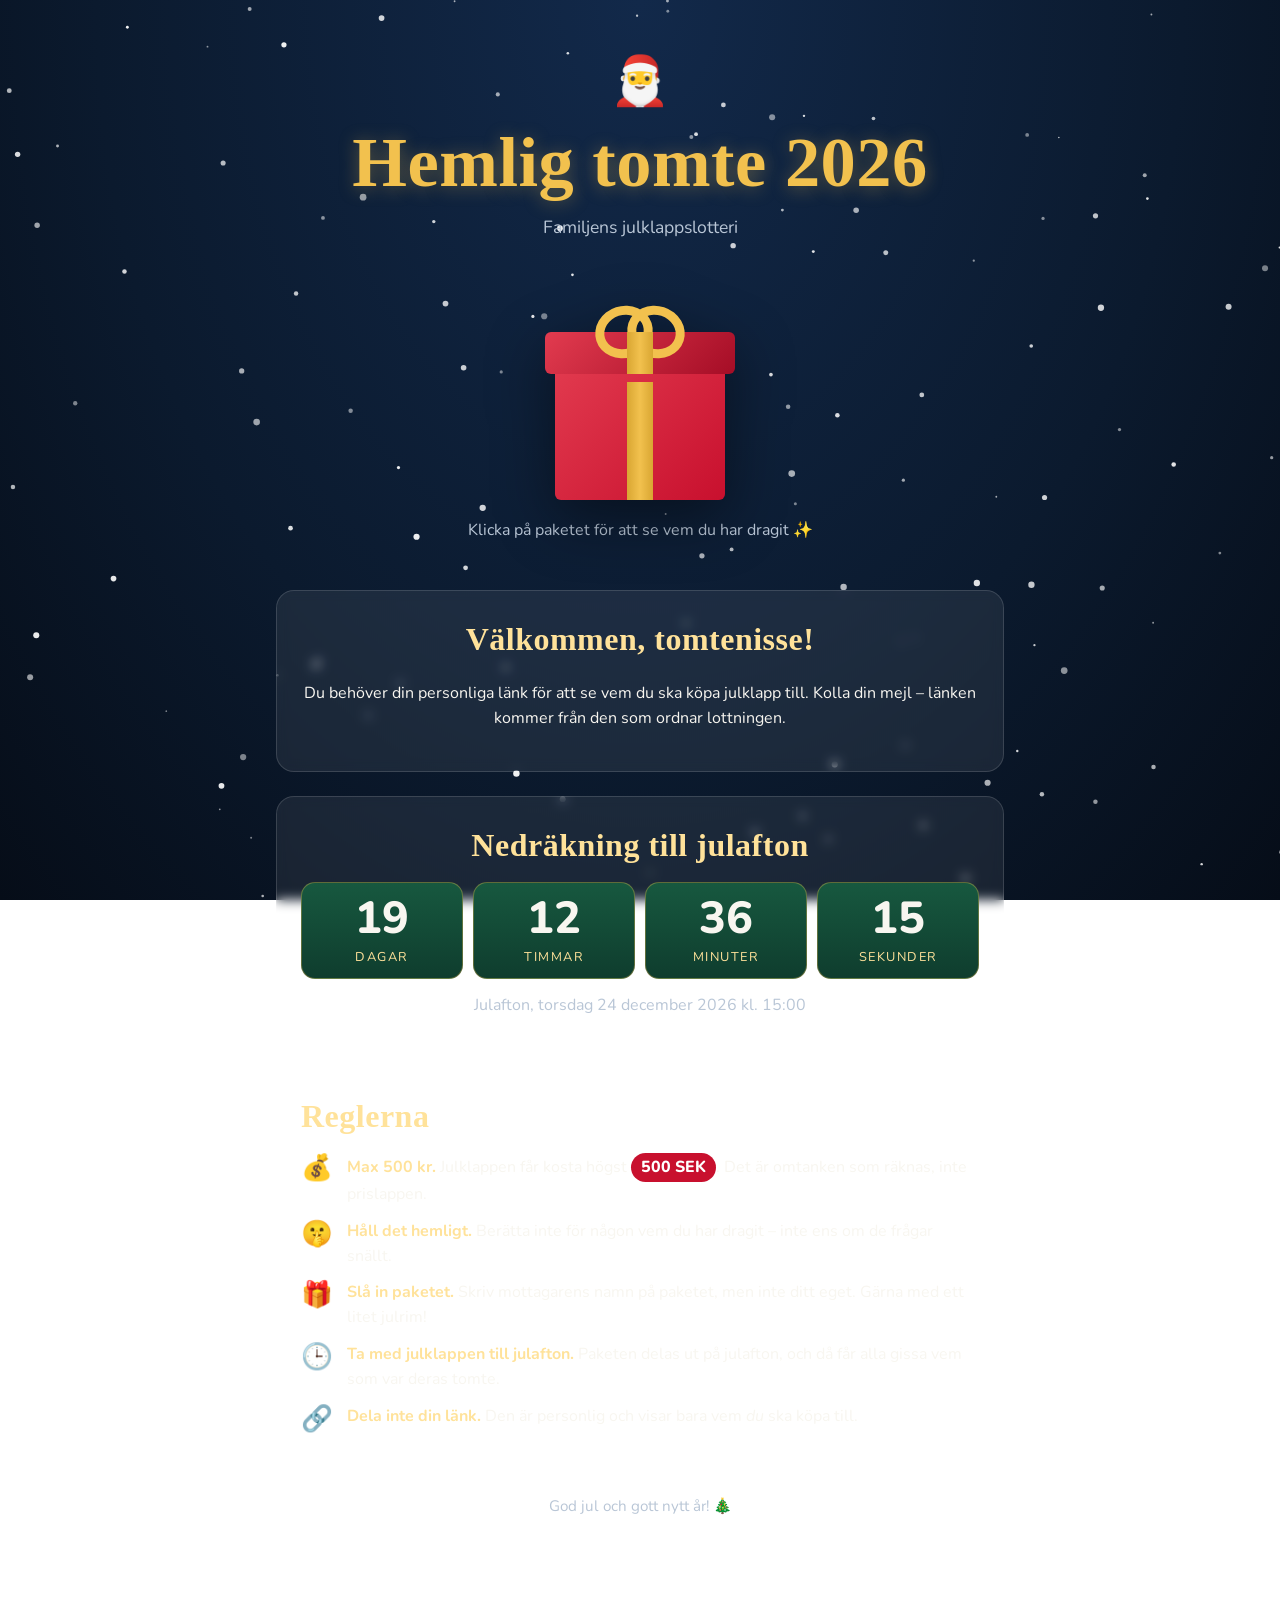
<file: index.html>
<!doctype html>
<html lang="sv">
<head>
  <meta charset="utf-8">
  <meta name="viewport" content="width=device-width, initial-scale=1">
  <meta name="referrer" content="no-referrer">
  <title>Hemlig tomte</title>
  <link rel="icon" href="data:image/svg+xml,<svg xmlns='http://www.w3.org/2000/svg' viewBox='0 0 100 100'><text y='.9em' font-size='90'>🎅</text></svg>">
  <link rel="preconnect" href="https://fonts.googleapis.com">
  <link rel="preconnect" href="https://fonts.gstatic.com" crossorigin>
  <link href="https://fonts.googleapis.com/css2?family=Mountains+of+Christmas:wght@700&family=Nunito:wght@400;700;800&display=swap" rel="stylesheet">
  <link rel="stylesheet" href="css/style.css?v=2">
</head>
<body>
  <canvas id="snow" aria-hidden="true"></canvas>
  <main class="wrap">
    <header class="hero">
      <span class="hat" aria-hidden="true">🎅</span>
      <h1>Hemlig tomte <span id="year"></span></h1>
      <p class="sub">Familjens julklappslotteri</p>
      <p class="greeting" id="greeting" hidden></p>
    </header>

    <!-- Personal reveal (valid link) -->
    <section class="gift-zone" id="giftZone" hidden>
      <button class="gift" id="gift" type="button" aria-label="Öppna paketet och se vem du ska köpa julklapp till">
        <span class="box"><span class="ribbon-v"></span></span>
        <span class="lid"><span class="ribbon-v"></span><span class="bow"></span></span>
      </button>
      <p class="hint" id="hint">Klicka på paketet för att se vem du har dragit ✨</p>
      <div class="reveal" id="reveal" aria-live="polite">
        <p class="label">Du är hemlig tomte åt</p>
        <p class="name" id="receiver"></p>
        <p class="note">Psst… håll det hemligt! 🤫</p>
      </div>
    </section>

    <!-- No link / broken link -->
    <section class="card center" id="noLink" hidden>
      <h2 id="noLinkTitle">Välkommen, tomtenisse!</h2>
      <p id="noLinkText">Du behöver din personliga länk för att se vem du ska köpa julklapp till. Kolla din mejl – länken kommer från den som ordnar lottningen.</p>
    </section>

    <section class="card">
      <h2 class="center" id="cdTitle">Nedräkning till julafton</h2>
      <div class="countdown" id="countdown">
        <div class="tile"><div class="num" id="cdD">–</div><div class="unit">dagar</div></div>
        <div class="tile"><div class="num" id="cdH">–</div><div class="unit">timmar</div></div>
        <div class="tile"><div class="num" id="cdM">–</div><div class="unit">minuter</div></div>
        <div class="tile"><div class="num" id="cdS">–</div><div class="unit">sekunder</div></div>
      </div>
      <p class="target" id="cdTarget"></p>
    </section>

    <section class="card">
      <h2>Reglerna</h2>
      <ul class="rules">
        <li><span class="ico" aria-hidden="true">💰</span><span><b>Max 500 kr.</b> Julklappen får kosta högst <span class="price">500 SEK</span>. Det är omtanken som räknas, inte prislappen.</span></li>
        <li><span class="ico" aria-hidden="true">🤫</span><span><b>Håll det hemligt.</b> Berätta inte för någon vem du har dragit – inte ens om de frågar snällt.</span></li>
        <li><span class="ico" aria-hidden="true">🎁</span><span><b>Slå in paketet.</b> Skriv mottagarens namn på paketet, men inte ditt eget. Gärna med ett litet julrim!</span></li>
        <li><span class="ico" aria-hidden="true">🕒</span><span><b>Ta med julklappen till julafton.</b> Paketen delas ut på julafton, och då får alla gissa vem som var deras tomte.</span></li>
        <li><span class="ico" aria-hidden="true">🔗</span><span><b>Dela inte din länk.</b> Den är personlig och visar bara vem <i>du</i> ska köpa till.</span></li>
      </ul>
    </section>

    <footer>God jul och gott nytt år! 🎄</footer>
  </main>

  <script src="js/tomte.js?v=2"></script>
  <script src="js/snow.js?v=2"></script>
  <script src="js/family.js?v=2"></script>
</body>
</html>
</file>
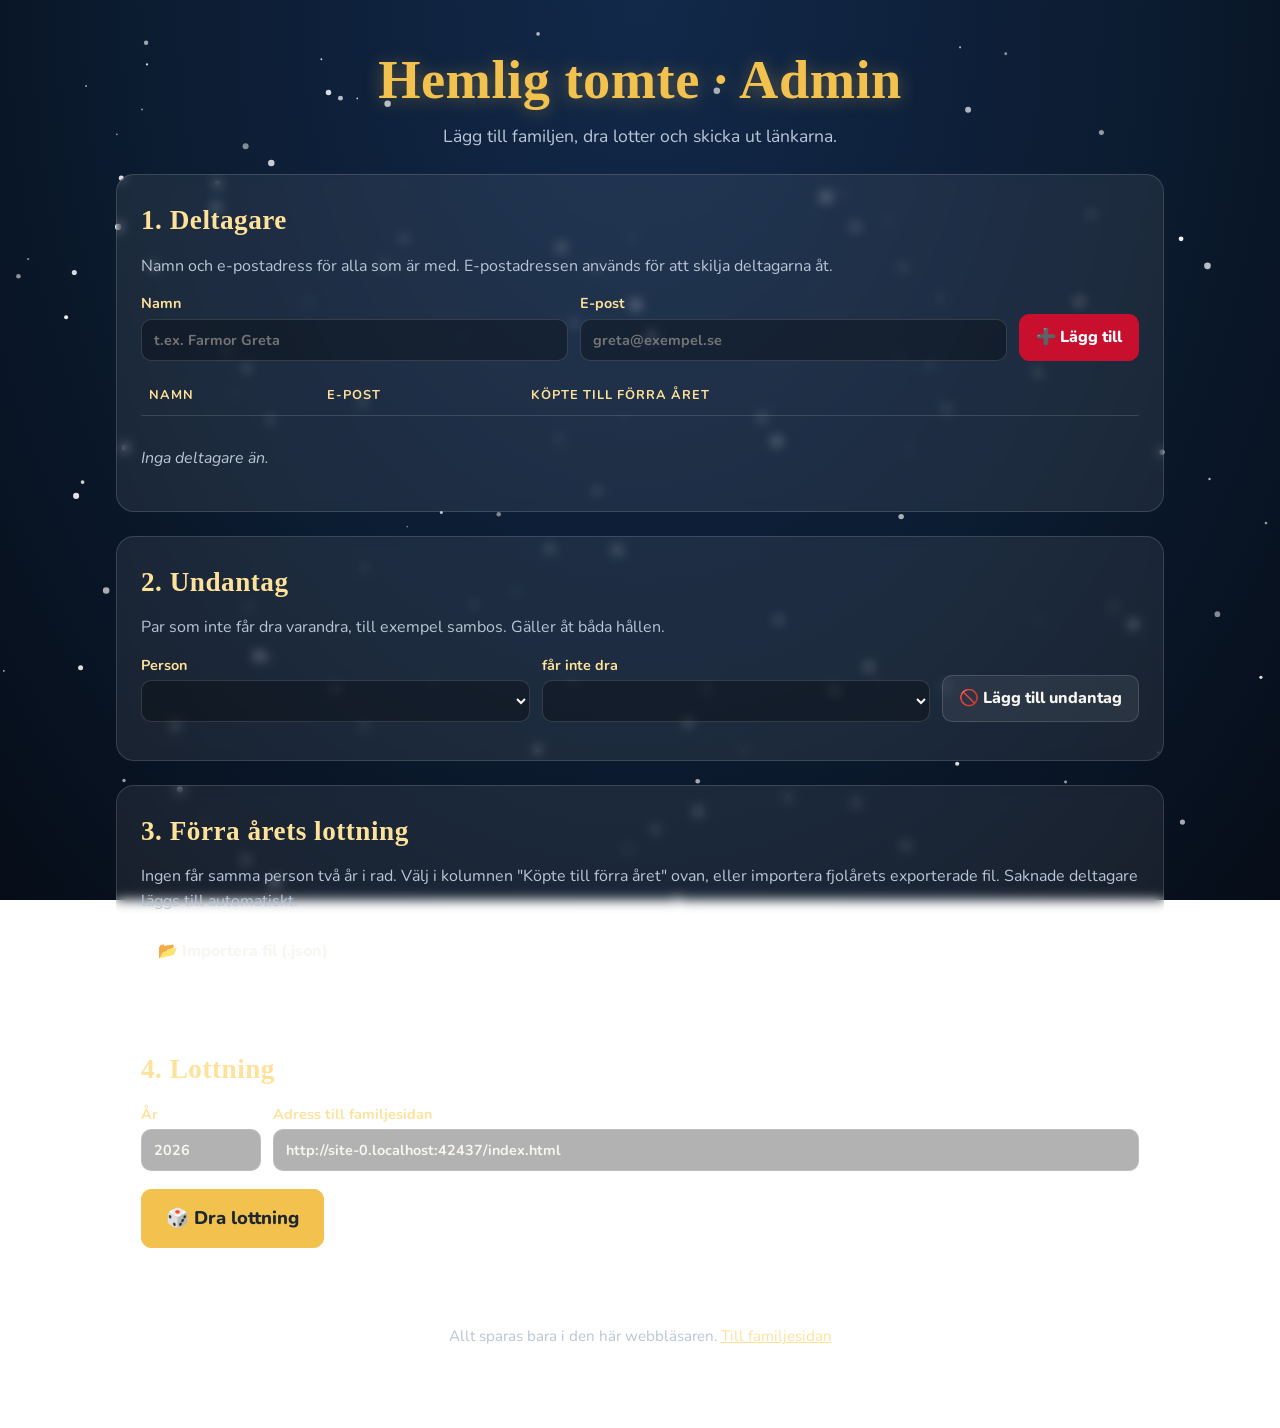
<file: admin.html>
<!doctype html>
<html lang="sv">
<head>
  <meta charset="utf-8">
  <meta name="viewport" content="width=device-width, initial-scale=1">
  <meta name="robots" content="noindex">
  <title>Hemlig tomte – Admin</title>
  <link rel="icon" href="data:image/svg+xml,<svg xmlns='http://www.w3.org/2000/svg' viewBox='0 0 100 100'><text y='.9em' font-size='90'>🎄</text></svg>">
  <link rel="preconnect" href="https://fonts.googleapis.com">
  <link rel="preconnect" href="https://fonts.gstatic.com" crossorigin>
  <link href="https://fonts.googleapis.com/css2?family=Mountains+of+Christmas:wght@700&family=Nunito:wght@400;700;800&display=swap" rel="stylesheet">
  <link rel="stylesheet" href="css/style.css?v=2">
</head>
<body class="admin">
  <canvas id="snow" aria-hidden="true"></canvas>
  <main class="wrap">
    <header class="hero">
      <h1>Hemlig tomte · Admin</h1>
      <p class="sub">Lägg till familjen, dra lotter och skicka ut länkarna.</p>
    </header>

    <section class="card">
      <h2>1. Deltagare</h2>
      <p class="help">Namn och e-postadress för alla som är med. E-postadressen används för att skilja deltagarna åt.</p>
      <form id="addForm" class="row" autocomplete="off">
        <label class="field">Namn<input type="text" id="newName" required maxlength="60" placeholder="t.ex. Farmor Greta"></label>
        <label class="field">E-post<input type="email" id="newEmail" required maxlength="120" placeholder="greta@exempel.se"></label>
        <button class="btn primary" type="submit">➕ Lägg till</button>
      </form>
      <div class="msg" id="addMsg" role="status"></div>
      <div class="table-wrap">
        <table>
          <thead><tr><th>Namn</th><th>E-post</th><th>Köpte till förra året</th><th><span class="visually-hidden">Ta bort</span></th></tr></thead>
          <tbody id="peopleBody"></tbody>
        </table>
        <p class="empty" id="peopleEmpty">Inga deltagare än.</p>
      </div>
    </section>

    <section class="card">
      <h2>2. Undantag</h2>
      <p class="help">Par som inte får dra varandra, till exempel sambos. Gäller åt båda hållen.</p>
      <div class="row">
        <label class="field">Person<select id="exA"></select></label>
        <label class="field">får inte dra<select id="exB"></select></label>
        <button class="btn" type="button" id="addEx">🚫 Lägg till undantag</button>
      </div>
      <div class="msg" id="exMsg" role="status"></div>
      <div class="chips" id="exList"></div>
    </section>

    <section class="card">
      <h2>3. Förra årets lottning</h2>
      <p class="help">Ingen får samma person två år i rad. Välj i kolumnen "Köpte till förra året" ovan, eller importera fjolårets exporterade fil. Saknade deltagare läggs till automatiskt.</p>
      <label class="btn" for="importFile">📂 Importera fil (.json)</label>
      <input type="file" id="importFile" accept="application/json,.json" class="visually-hidden">
      <div class="msg" id="importMsg" role="status"></div>
    </section>

    <section class="card">
      <h2>4. Lottning</h2>
      <div class="row">
        <label class="field" style="flex:0 1 120px">År<input type="number" id="year" min="2000" max="2100"></label>
        <label class="field" style="flex:3 1 300px">Adress till familjesidan<input type="url" id="baseUrl" placeholder="https://exempel.se/tomte/index.html"></label>
      </div>
      <div class="msg warn" id="urlWarn"></div>
      <p style="margin-top:18px"><button class="btn gold big" type="button" id="drawBtn">🎲 Dra lottning</button></p>
      <div class="msg" id="drawMsg" role="status"></div>
    </section>

    <section class="card" id="resultCard" hidden>
      <h2>5. Skicka länkarna</h2>
      <p class="help">Varje person får sin egen länk. Klicka "Mejla" för att öppna ett färdigt mejl i ditt mejlprogram. Använder du webbmejl, till exempel Proton Mail, klicka "Kopiera mejl" och klistra in texten i ett nytt mejl.</p>
      <div class="msg warn" id="staleMsg"></div>
      <div class="toolbar">
        <label class="switch"><input type="checkbox" id="showSecret"> Visa vem som köper till vem</label>
        <button class="btn" type="button" id="exportBtn">💾 Exportera lottning (spara till nästa år)</button>
      </div>
      <div class="table-wrap">
        <table>
          <thead><tr><th>Namn</th><th>Köper till</th><th>Länk</th><th><span class="visually-hidden">Åtgärder</span></th></tr></thead>
          <tbody id="resultBody"></tbody>
        </table>
      </div>
      <div class="msg" id="resultMsg" role="status"></div>
    </section>

    <footer>Allt sparas bara i den här webbläsaren. <a href="index.html" style="color:var(--gold-2)">Till familjesidan</a></footer>
  </main>

  <script src="js/tomte.js?v=2"></script>
  <script src="js/snow.js?v=2"></script>
  <script src="js/admin.js?v=2"></script>
</body>
</html>
</file>
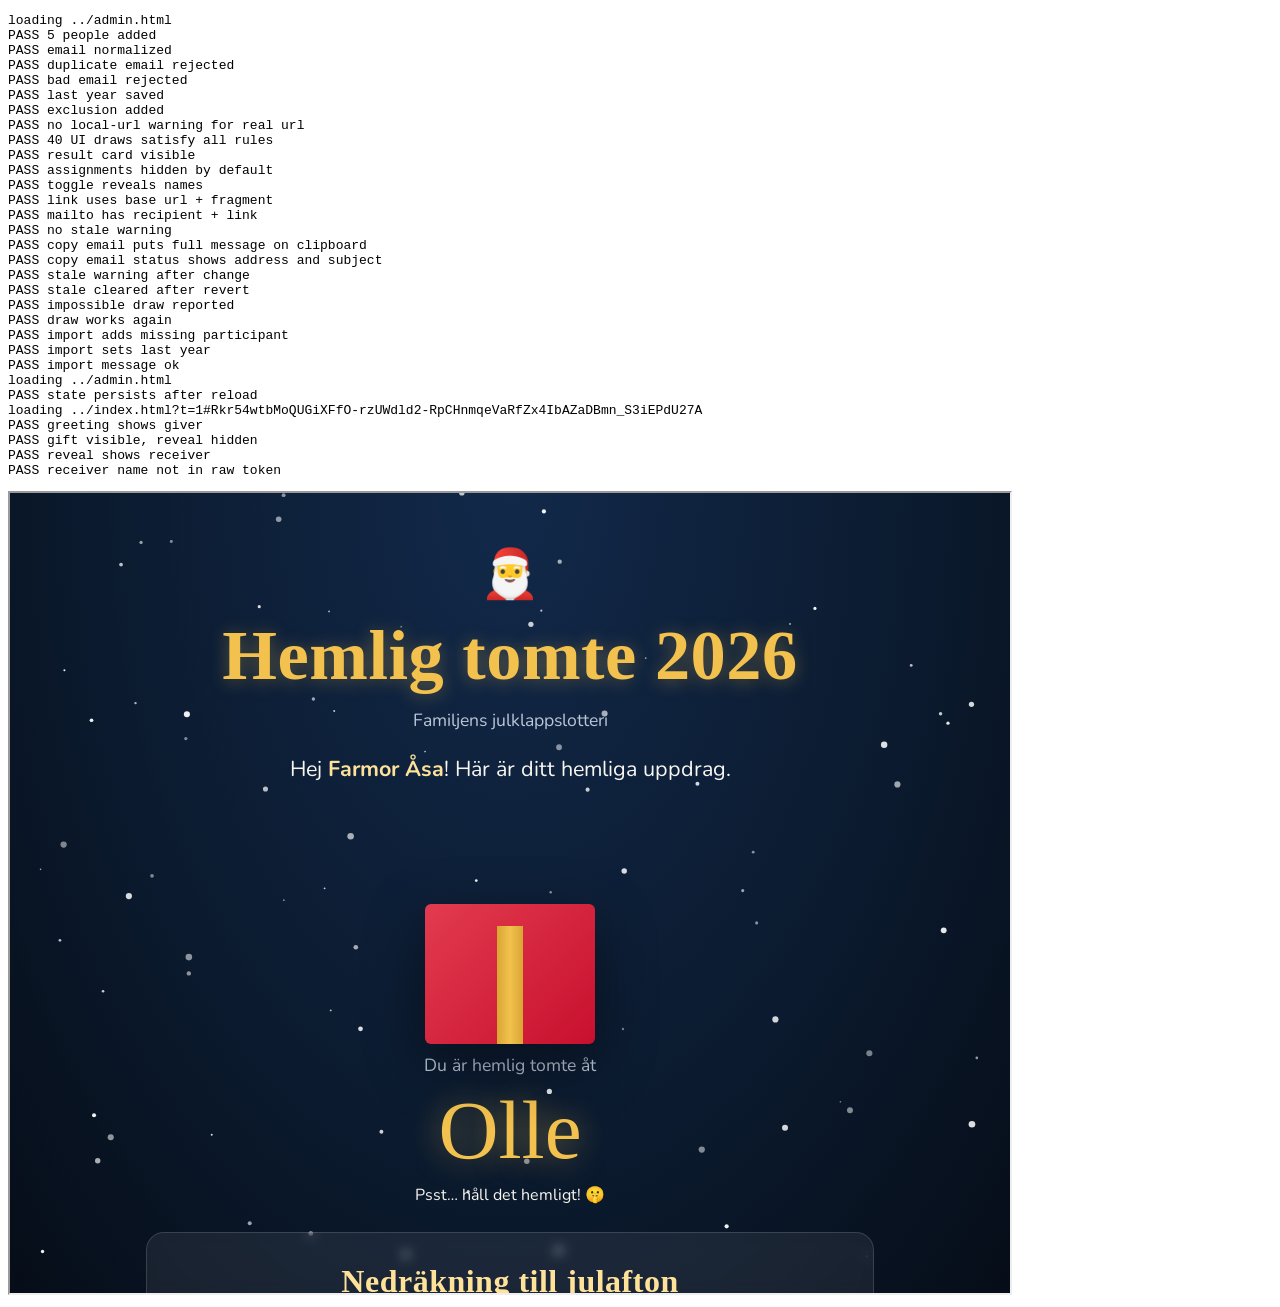
<file: tests/e2e.html>
<!doctype html>
<html lang="sv"><head><meta charset="utf-8"><title>E2E</title></head>
<body>
<!-- Serve the project root over http and open tests/e2e.html. WARNING: clears the admin state for this origin. -->
<pre id="out">running…</pre>
<iframe id="f" style="width:1000px;height:800px"></iframe>
<script>
(async function () {
  const out = [], f = document.getElementById('f');
  let pass = 0, fail = 0;
  const check = (name, cond, extra) => { cond ? pass++ : fail++; out.push((cond ? 'PASS ' : 'FAIL ') + name + (extra !== undefined && !cond ? '  -> ' + JSON.stringify(extra) : '')); document.getElementById('out').textContent = out.join('\n'); };
  const load = url => new Promise(r => { out.push('loading ' + url); f.src = url; const t = setInterval(() => { try { const d = f.contentDocument; if (d && d.readyState !== 'loading' && d.URL.includes(url.replace('../', '').split('#')[0]) && d.getElementById('year')) { clearInterval(t); r(f.contentWindow); } } catch (e) {} }, 50); });
  const sleep = ms => new Promise(r => setTimeout(r, ms));
  const $ = id => f.contentDocument.getElementById(id);
  const state = () => JSON.parse(f.contentWindow.localStorage.getItem('hemlig-tomte-admin-v1'));
  try {
    localStorage.removeItem('hemlig-tomte-admin-v1');
    let w = await load('../admin.html');
    const people = [['Farmor Åsa', 'asa@ex.se'], ['Björn', 'BJORN@ex.se'], ['Märta', 'marta@ex.se'], ['Olle', 'olle@ex.se'], ['Lisa', 'lisa@ex.se']];
    for (const [n, e] of people) { $('newName').value = n; $('newEmail').value = e; $('addForm').requestSubmit(); }
    check('5 people added', state().people.length === 5 && $('peopleBody').rows.length === 5);
    check('email normalized', state().people[1].email === 'bjorn@ex.se');
    $('newName').value = 'Dubbel'; $('newEmail').value = 'olle@ex.se'; $('addForm').requestSubmit();
    check('duplicate email rejected', state().people.length === 5 && /finns redan/.test($('addMsg').textContent));
    $('newName').value = 'X'; $('newEmail').value = 'inte-en-adress'; $('addForm').requestSubmit();
    check('bad email rejected', state().people.length === 5 && $('addMsg').classList.contains('error'));

    // last year: Åsa bought for Björn
    const sel = $('peopleBody').rows[0].querySelector('select');
    sel.value = 'bjorn@ex.se'; sel.dispatchEvent(new Event('change'));
    check('last year saved', state().people[0].lastYear === 'bjorn@ex.se');
    // exclusion Märta <-> Olle
    $('exA').value = 'marta@ex.se'; $('exB').value = 'olle@ex.se'; $('addEx').click();
    check('exclusion added', state().exclusions.length === 1 && $('exList').children.length === 1);

    $('baseUrl').value = 'https://tomte.example.se/index.html'; $('baseUrl').dispatchEvent(new Event('change'));
    check('no local-url warning for real url', $('urlWarn').textContent === '');

    // draw many times via the button (double-click confirm) and verify constraints each time
    let allValid = true;
    for (let i = 0; i < 40; i++) {
      $('drawBtn').click(); if (i > 0) $('drawBtn').click();
      const a = state().draw.assignment;
      const recvs = Object.values(a);
      const ok = Object.keys(a).length === 5 && new Set(recvs).size === 5 &&
        Object.entries(a).every(([g, r]) => g !== r) && a['asa@ex.se'] !== 'bjorn@ex.se' &&
        a['marta@ex.se'] !== 'olle@ex.se' && a['olle@ex.se'] !== 'marta@ex.se';
      if (!ok) { allValid = false; break; }
    }
    check('40 UI draws satisfy all rules', allValid);
    check('result card visible', !$('resultCard').hidden && $('resultBody').rows.length === 5);
    check('assignments hidden by default', [...$('resultBody').rows].every(r => r.cells[1].textContent === '●●●●●'));
    $('showSecret').click();
    const st = state();
    check('toggle reveals names', $('resultBody').rows[0].cells[1].textContent === st.people.find(p => p.email === st.draw.assignment['asa@ex.se']).name);
    const link = st.draw.links['asa@ex.se'];
    check('link uses base url + fragment', link.startsWith('https://tomte.example.se/index.html#'));
    const mail = $('resultBody').rows[0].querySelector('a').href;
    check('mailto has recipient + link', mail.startsWith('mailto:asa%40ex.se?subject=') && mail.includes(encodeURIComponent(link)));
    check('no stale warning', $('staleMsg').textContent === '');
    // "Kopiera mejl" copies the full email body
    let copied = null;
    Object.defineProperty(f.contentWindow.navigator, 'clipboard', { configurable: true, value: { writeText: t => { copied = t; return Promise.resolve(); } } });
    [...$('resultBody').rows[0].querySelectorAll('button')].find(b => /Kopiera mejl/.test(b.textContent)).click();
    await sleep(50);
    check('copy email puts full message on clipboard', copied && copied.startsWith('Hej Farmor Åsa!') && copied.includes(link) && copied.includes('500 kr'), copied);
    check('copy email status shows address and subject', /asa@ex\.se/.test($('resultMsg').textContent) && /Ämne: Hemlig tomte 2026/.test($('resultMsg').textContent), $('resultMsg').textContent);

    // stale detection
    $('newName').value = 'Kalle'; $('newEmail').value = 'kalle@ex.se'; $('addForm').requestSubmit();
    check('stale warning after change', /ändrats/.test($('staleMsg').textContent));
    $('peopleBody').rows[5].querySelector('button').click();
    check('stale cleared after revert', $('staleMsg').textContent === '');

    // impossible: exclude Åsa from everyone else
    for (const e of ['bjorn@ex.se', 'marta@ex.se', 'olle@ex.se', 'lisa@ex.se']) {
      if (e === 'bjorn@ex.se') continue; // already blocked by last year
      $('exA').value = 'asa@ex.se'; $('exB').value = e; $('addEx').click();
    }
    $('drawBtn').click(); $('drawBtn').click();
    check('impossible draw reported', /går inte/.test($('drawMsg').textContent) && $('resultCard').hidden);
    // remove those exclusions again
    while (state().exclusions.length > 1) $('exList').lastElementChild.querySelector('button').click();
    $('drawBtn').click();
    check('draw works again', /Klart/.test($('drawMsg').textContent));
    const finalState = state();

    // import last year file
    const file = new File([JSON.stringify({ year: 2025, participants: [{ name: 'Nya Nisse', email: 'nisse@ex.se' }], assignments: [{ giver: 'LISA@ex.se', receiver: 'nisse@ex.se' }, { giver: 'olle@ex.se', receiver: 'asa@ex.se' }] })], 'x.json', { type: 'application/json' });
    const dt = new DataTransfer(); dt.items.add(file);
    $('importFile').files = dt.files; $('importFile').dispatchEvent(new Event('change'));
    await sleep(200);
    const s2 = state();
    check('import adds missing participant', s2.people.some(p => p.email === 'nisse@ex.se'));
    check('import sets last year', s2.people.find(p => p.email === 'lisa@ex.se').lastYear === 'nisse@ex.se' && s2.people.find(p => p.email === 'olle@ex.se').lastYear === 'asa@ex.se');
    check('import message ok', /2025: 2 kopplingar, 1 nya/.test($('importMsg').textContent), $('importMsg').textContent);

    // persistence across reload
    w = await load('../admin.html');
    check('state persists after reload', $('peopleBody').rows.length === 6 && !$('resultCard').hidden);

    // family page with Åsa's link (point to local index)
    const token = finalState.draw.links['asa@ex.se'].split('#')[1];
    const expectedRecv = finalState.people.find(p => p.email === finalState.draw.assignment['asa@ex.se']).name;
    w = await load('../index.html?t=1#' + token);
    check('greeting shows giver', $('greeting').textContent.includes('Farmor Åsa') && !$('greeting').hidden);
    check('gift visible, reveal hidden', !$('giftZone').hidden && !$('reveal').classList.contains('show'));
    $('gift').click();
    check('reveal shows receiver', $('reveal').classList.contains('show') && $('receiver').textContent === expectedRecv, [$('receiver').textContent, expectedRecv]);
    check('receiver name not in raw token', !token.includes(btoa(expectedRecv.replace(/[^\x00-\x7f]/g, ''))));
    await sleep(1600);
    // Headless virtual time does not advance CSS transitions; fast-forward them to check the end state.
    f.contentDocument.getAnimations().forEach(a => { try { a.finish(); } catch (e) {} });
    check('reveal fully visible after animation', getComputedStyle($('reveal')).opacity === '1' && $('reveal').offsetHeight > 100, [getComputedStyle($('reveal')).opacity, $('reveal').offsetHeight]);
    check('lid gone after animation', getComputedStyle(f.contentDocument.querySelector('.gift .lid')).opacity === '0');
    check('countdown running', /^\d+$/.test($('cdD').textContent) && +$('cdD').textContent > 0 && /^\d\d$/.test($('cdS').textContent));
    check('countdown target text', /24 december 2026 (kl\. )?15:00/.test($('cdTarget').textContent), $('cdTarget').textContent);
    check('rules mention 500 SEK', /500 SEK/.test(f.contentDocument.body.textContent));

    w = await load('../index.html?t=2#trasig-länk');
    check('broken link message', /fungerar inte/.test($('noLinkTitle').textContent) && $('giftZone').hidden);
    w = await load('../index.html?t=3');
    check('no link landing', /Välkommen/.test($('noLinkTitle').textContent) && !$('noLink').hidden);
  } catch (e) { fail++; out.push('ERROR ' + e.stack); }
  out.push(pass + ' passed, ' + fail + ' failed');
  document.getElementById('out').textContent = out.join('\n');
  document.title = 'DONE';
})();
</script>
</body></html>
</file>
<file: css/style.css>
:root {
  --night: #0b1a2e;
  --night-2: #12294a;
  --pine: #0f3d2e;
  --pine-2: #17583f;
  --red: #c8102e;
  --red-2: #e23b4f;
  --gold: #f2c14e;
  --gold-2: #ffe29a;
  --snow: #f8f6f0;
  --ink: #1d2733;
  --muted: #b9c6d6;
  --card: rgba(255, 255, 255, 0.07);
  --card-border: rgba(255, 255, 255, 0.14);
  --radius: 18px;
  --display: 'Mountains of Christmas', 'Georgia', serif;
  --body: 'Nunito', system-ui, -apple-system, 'Segoe UI', sans-serif;
}

* { box-sizing: border-box; }
html, body { margin: 0; }
body {
  font-family: var(--body);
  color: var(--snow);
  background: radial-gradient(ellipse at top, var(--night-2) 0%, var(--night) 60%, #060d18 100%) fixed;
  min-height: 100vh;
  line-height: 1.55;
  overflow-x: hidden;
}

#snow { position: fixed; inset: 0; pointer-events: none; z-index: 0; }

.wrap { position: relative; z-index: 1; max-width: 760px; margin: 0 auto; padding: 32px 16px 80px; }

.card {
  background: var(--card);
  border: 1px solid var(--card-border);
  border-radius: var(--radius);
  padding: 24px;
  backdrop-filter: blur(6px);
  -webkit-backdrop-filter: blur(6px);
  margin-top: 24px;
}

h1, h2 { font-family: var(--display); font-weight: 700; letter-spacing: 0.5px; }
h1 { font-size: clamp(2.6rem, 9vw, 4.4rem); line-height: 1.05; margin: 8px 0 14px; color: var(--gold); text-shadow: 0 2px 18px rgba(242, 193, 78, 0.35); }
h2 { font-size: 2rem; margin: 0 0 12px; color: var(--gold-2); }
.center { text-align: center; }
.sub { color: var(--muted); font-size: 1.1rem; margin: 0; }

/* ---------- hero ---------- */
.hero { text-align: center; padding-top: 12px; }
.hero .hat { font-size: 3rem; display: inline-block; animation: bob 3s ease-in-out infinite; }
@keyframes bob { 50% { transform: translateY(-6px) rotate(-4deg); } }
.greeting { font-size: 1.35rem; margin: 18px 0 0; }
.greeting strong { color: var(--gold-2); }

/* ---------- gift ---------- */
.gift-zone { display: flex; flex-direction: column; align-items: center; margin-top: 28px; }
.gift {
  position: relative; width: 190px; height: 190px; cursor: pointer; border: 0; background: none; padding: 0;
  margin-top: 40px; filter: drop-shadow(0 18px 30px rgba(0, 0, 0, 0.45));
  animation: wiggle 2.8s ease-in-out infinite;
}
.gift:focus-visible { outline: 3px solid var(--gold); outline-offset: 10px; border-radius: 8px; }
@keyframes wiggle { 0%, 80%, 100% { transform: rotate(0); } 84% { transform: rotate(-4deg); } 88% { transform: rotate(4deg); } 92% { transform: rotate(-2deg); } }
.gift .box { position: absolute; left: 10px; right: 10px; bottom: 0; height: 140px; background: linear-gradient(135deg, var(--red-2), var(--red)); border-radius: 6px; }
.gift .lid { position: absolute; left: 0; right: 0; top: 22px; height: 42px; background: linear-gradient(135deg, var(--red-2), #a50d26); border-radius: 6px; transition: transform 0.9s cubic-bezier(.2,.9,.3,1.2), opacity 0.9s; z-index: 2; }
.gift .ribbon-v { position: absolute; left: 50%; width: 26px; margin-left: -13px; top: 22px; bottom: 0; background: linear-gradient(90deg, #d9a632, var(--gold), #d9a632); z-index: 1; }
.gift .lid .ribbon-v { top: 0; }
.gift .bow { position: absolute; left: 50%; top: -30px; width: 90px; height: 40px; margin-left: -45px; }
.gift .bow::before, .gift .bow::after { content: ''; position: absolute; top: 4px; width: 40px; height: 34px; border: 9px solid var(--gold); border-radius: 50% 50% 50% 50%; }
.gift .bow::before { left: 0; transform: rotate(-18deg); }
.gift .bow::after { right: 0; transform: rotate(18deg); }
.gift.open { animation: none; cursor: default; }
.gift.open .lid { transform: translateY(-120px) rotate(-22deg); opacity: 0; }
.hint { margin-top: 18px; color: var(--muted); font-size: 1rem; }

.reveal { text-align: center; margin-top: 8px; opacity: 0; max-height: 0; overflow: hidden; transform: translateY(20px) scale(0.96); transition: opacity 0.8s 0.35s, transform 0.8s 0.35s, max-height 0.6s; }
.reveal.show { opacity: 1; transform: none; max-height: 400px; }
.gift-zone { position: relative; }
.burst { position: absolute; left: 50%; top: 150px; font-size: 1.6rem; pointer-events: none; animation: burst 1.3s cubic-bezier(.15,.8,.3,1) forwards; z-index: 3; }
@keyframes burst { 0% { transform: translate(-50%, -50%) scale(0.3); opacity: 1; } 100% { transform: translate(calc(-50% + var(--dx)), calc(-50% + var(--dy))) rotate(var(--rot)) scale(1); opacity: 0; } }
.reveal .label { color: var(--muted); font-size: 1.1rem; margin: 0; }
.reveal .name { font-family: var(--display); font-size: clamp(3rem, 12vw, 5.2rem); color: var(--gold); line-height: 1.1; margin: 6px 0; text-shadow: 0 0 30px rgba(242, 193, 78, 0.5); word-break: break-word; }
.reveal .note { margin: 4px 0 0; }

/* ---------- countdown ---------- */
.countdown { display: grid; grid-template-columns: repeat(4, 1fr); gap: 10px; margin-top: 8px; }
.tile { background: linear-gradient(180deg, var(--pine-2), var(--pine)); border: 1px solid rgba(242, 193, 78, 0.35); border-radius: 14px; padding: 14px 4px 10px; text-align: center; }
.tile .num { font-size: clamp(1.8rem, 7vw, 2.8rem); font-weight: 800; font-variant-numeric: tabular-nums; color: var(--snow); line-height: 1; }
.tile .unit { font-size: 0.8rem; text-transform: uppercase; letter-spacing: 1.5px; color: var(--gold-2); margin-top: 6px; }
.target { color: var(--muted); margin: 14px 0 0; text-align: center; }

/* ---------- rules ---------- */
.rules { list-style: none; padding: 0; margin: 0; display: grid; gap: 12px; }
.rules li { display: flex; gap: 14px; align-items: flex-start; }
.rules .ico { font-size: 1.6rem; line-height: 1.2; flex: 0 0 auto; }
.rules b { color: var(--gold-2); }
.price { display: inline-block; background: var(--red); color: #fff; font-weight: 800; padding: 2px 10px; border-radius: 999px; }

footer { text-align: center; color: var(--muted); margin-top: 36px; font-size: 0.95rem; }

@media (prefers-reduced-motion: reduce) {
  *, *::before, *::after { animation: none !important; transition: none !important; }
}

/* ================= admin ================= */
.admin .wrap { max-width: 1080px; }
.admin h1 { font-size: clamp(2.2rem, 7vw, 3.4rem); }
.admin h2 { font-size: 1.7rem; }
.admin .card p.help { color: var(--muted); margin: 0 0 14px; }
label.field { display: flex; flex-direction: column; gap: 4px; font-weight: 700; font-size: 0.9rem; color: var(--gold-2); flex: 1 1 180px; min-width: 0; }
input[type=text], input[type=email], input[type=number], input[type=url], select {
  font: inherit; color: var(--snow); background: rgba(0, 0, 0, 0.3); border: 1px solid var(--card-border);
  border-radius: 10px; padding: 9px 12px; width: 100%; min-width: 0;
}
select option { color: var(--ink); background: #fff; }
input:focus, select:focus { outline: 2px solid var(--gold); outline-offset: 1px; }
.row { display: flex; gap: 12px; flex-wrap: wrap; align-items: flex-end; }
.btn {
  font: inherit; font-weight: 800; border: 0; border-radius: 10px; padding: 10px 16px; cursor: pointer;
  background: var(--card); color: var(--snow); border: 1px solid var(--card-border); white-space: nowrap;
  text-decoration: none; display: inline-flex; align-items: center; gap: 6px;
}
.btn:hover { background: rgba(255, 255, 255, 0.14); }
.btn.primary { background: var(--red); border-color: var(--red); color: #fff; }
.btn.primary:hover { background: var(--red-2); }
.btn.gold { background: var(--gold); border-color: var(--gold); color: var(--ink); }
.btn.big { font-size: 1.15rem; padding: 14px 24px; }
.btn.small { padding: 6px 10px; font-size: 0.9rem; }
.btn.icon { padding: 6px 10px; }
.table-wrap { overflow-x: auto; margin-top: 16px; }
table { width: 100%; border-collapse: collapse; }
th, td { text-align: left; padding: 9px 8px; border-bottom: 1px solid var(--card-border); vertical-align: middle; }
th { font-size: 0.8rem; text-transform: uppercase; letter-spacing: 1px; color: var(--gold-2); }
td.email { color: var(--muted); word-break: break-all; }
td .link { font-family: ui-monospace, Menlo, monospace; font-size: 0.8rem; }
.empty { color: var(--muted); font-style: italic; padding: 14px 0 0; }
.chips { display: flex; flex-wrap: wrap; gap: 8px; margin-top: 14px; }
.chip { display: inline-flex; align-items: center; gap: 8px; background: rgba(200, 16, 46, 0.25); border: 1px solid rgba(226, 59, 79, 0.6); padding: 5px 6px 5px 12px; border-radius: 999px; }
.chip button { border: 0; background: rgba(0,0,0,0.25); color: var(--snow); width: 24px; height: 24px; border-radius: 50%; cursor: pointer; font-size: 0.95rem; line-height: 1; }
.msg { margin-top: 14px; padding: 10px 14px; border-radius: 10px; }
.msg:empty { display: none; }
.msg.error { background: rgba(200, 16, 46, 0.25); border: 1px solid var(--red-2); }
.msg.ok { background: rgba(23, 88, 63, 0.5); border: 1px solid #3fa57a; }
.msg.warn { background: rgba(242, 193, 78, 0.15); border: 1px solid var(--gold); }
.secret { letter-spacing: 3px; color: var(--muted); }
.toolbar { display: flex; flex-wrap: wrap; gap: 10px; align-items: center; justify-content: space-between; margin-top: 8px; }
.switch { display: inline-flex; align-items: center; gap: 8px; cursor: pointer; font-weight: 700; }
.switch input { width: 18px; height: 18px; accent-color: var(--red); }
.actions { display: flex; gap: 6px; flex-wrap: wrap; }
.visually-hidden { position: absolute; width: 1px; height: 1px; overflow: hidden; clip: rect(0 0 0 0); white-space: nowrap; }

@media (max-width: 480px) {
  .card { padding: 20px 14px; }
  .countdown { gap: 6px; }
  .tile { padding: 12px 2px 8px; border-radius: 12px; }
  .tile .unit { font-size: 0.66rem; letter-spacing: 0.5px; }
}
</file>
